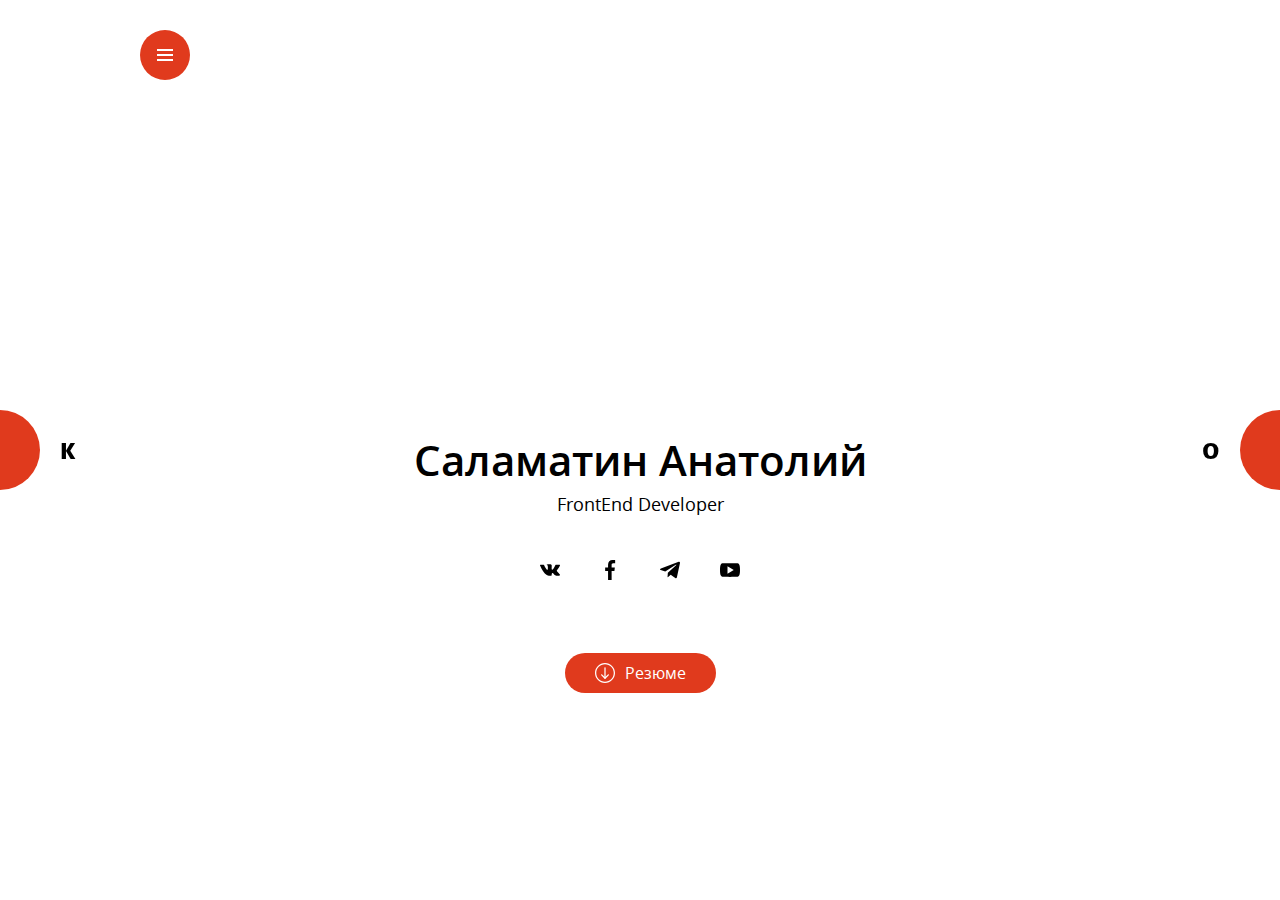
<file: index.html>
<!DOCTYPE html><html lang="ru-RU"><head><meta charset="utf-8"><title>Главная страница</title><!--[if IE]><meta http-equiv="X-UA-Compatible" content="IE = edge"><![endif]--><meta name="viewport" content="width=device-width,initial-scale=1"><meta name="keywords" content=""><link rel="stylesheet" type="text/css" href="static/css/styles.css"></head><body><div class="contacts"><div class="contacts__close"><svg class="svg-sprite-icon icon-cross contacts__close-icon"><use xlink:href="static/images/sprite/symbol/sprite.svg#cross"></use></svg></div><div class="contacts__block"><h2 class="contacts__title">Контакты</h2><form class="contacts__form form"><div class="form-group"><label class="form-group__label" for="name">Имя</label><input class="input" required id="name"></div><div class="form-group"><label class="form-group__label" for="email">E-mail</label><input class="input" required type="email" id="email"></div><div class="form-group"><label class="form-group__label" for="message">Сообщение</label><textarea class="textarea" id="message"></textarea></div><button class="btn btn--white" type="submit">Отправить</button></form></div><div class="contacts__block"><h2 class="contacts__title">Свяжитесь со мной</h2><ul class="contacts__list"><li class="contacts__item"><span class="contacts__label">E-mail</span><span class="contacts__value">counter18@yandex.ru</span></li><li class="contacts__item"><span class="contacts__label">Телефон</span><span class="contacts__value">89299368005</span></li></ul></div></div><div class="wrapper"><header><div class="container"><div class="header"><div class="sandwich" data-target-id="nav" data-target-class-toggle="is-active"><div class="sandwich__line sandwich__line--top"></div><div class="sandwich__line sandwich__line--middle"></div><div class="sandwich__line sandwich__line--bottom"></div></div><nav class="nav" id="nav"><ul class="nav__list"><li class="nav__item"><a class="nav__link" href="about.html">Обо мне</a></li><li class="nav__item"><a class="nav__link" href="experience.html">Опыт работы</a></li><li class="nav__item"><a class="nav__link" href="portfolio.html">Портфолио</a></li><li class="nav__item"><a class="nav__link" href="reviews.html">Отзывы</a></li><li class="nav__item"><a class="nav__link" href="blog.html">Блог</a></li><li class="nav__item"><a class="js-contacts-nav nav__link" href="index.html#contacts">Контакты</a></li></ul></nav></div></div></header><div class="content"><div class="page-navigation is-left is-tablet-show js-contacts"><span class="page-navigation__letter">К</span><span class="page-navigation__word">Контакты</span></div><a class="page-navigation is-right" href="about.html"><span class="page-navigation__letter">О</span><span class="page-navigation__word">Обо мне</span></a><div class="home"><div class="container"><div class="home__content"><div class="home__photo" style="background-image:url('https://picsum.photos/200/300')"></div><h1 class="home__name">Саламатин Анатолий</h1><h6 class="home__work">FrontEnd Developer</h6><ul class="socials home__socials"><li class="socials__item"><a class="socials__link" href=""><svg class="svg-sprite-icon icon-vk socials__icon"><use xlink:href="static/images/sprite/symbol/sprite.svg#vk"></use></svg></a></li><li class="socials__item"><a class="socials__link" href=""><svg class="svg-sprite-icon icon-fb socials__icon"><use xlink:href="static/images/sprite/symbol/sprite.svg#fb"></use></svg></a></li><li class="socials__item"><a class="socials__link" href=""><svg class="svg-sprite-icon icon-telegram socials__icon"><use xlink:href="static/images/sprite/symbol/sprite.svg#telegram"></use></svg></a></li><li class="socials__item"><a class="socials__link" href=""><svg class="svg-sprite-icon icon-youtube socials__icon"><use xlink:href="static/images/sprite/symbol/sprite.svg#youtube"></use></svg></a></li></ul><div class="resume"><a class="btn btn--red" href=""><svg class="svg-sprite-icon icon-download btn__icon"><use xlink:href="static/images/sprite/symbol/sprite.svg#download"></use></svg><span class="btn__text">Резюме</span></a></div></div></div></div></div></div><script src="static/js/libs.js"></script><script src="static/js/main.js"></script></body></html>
</file>
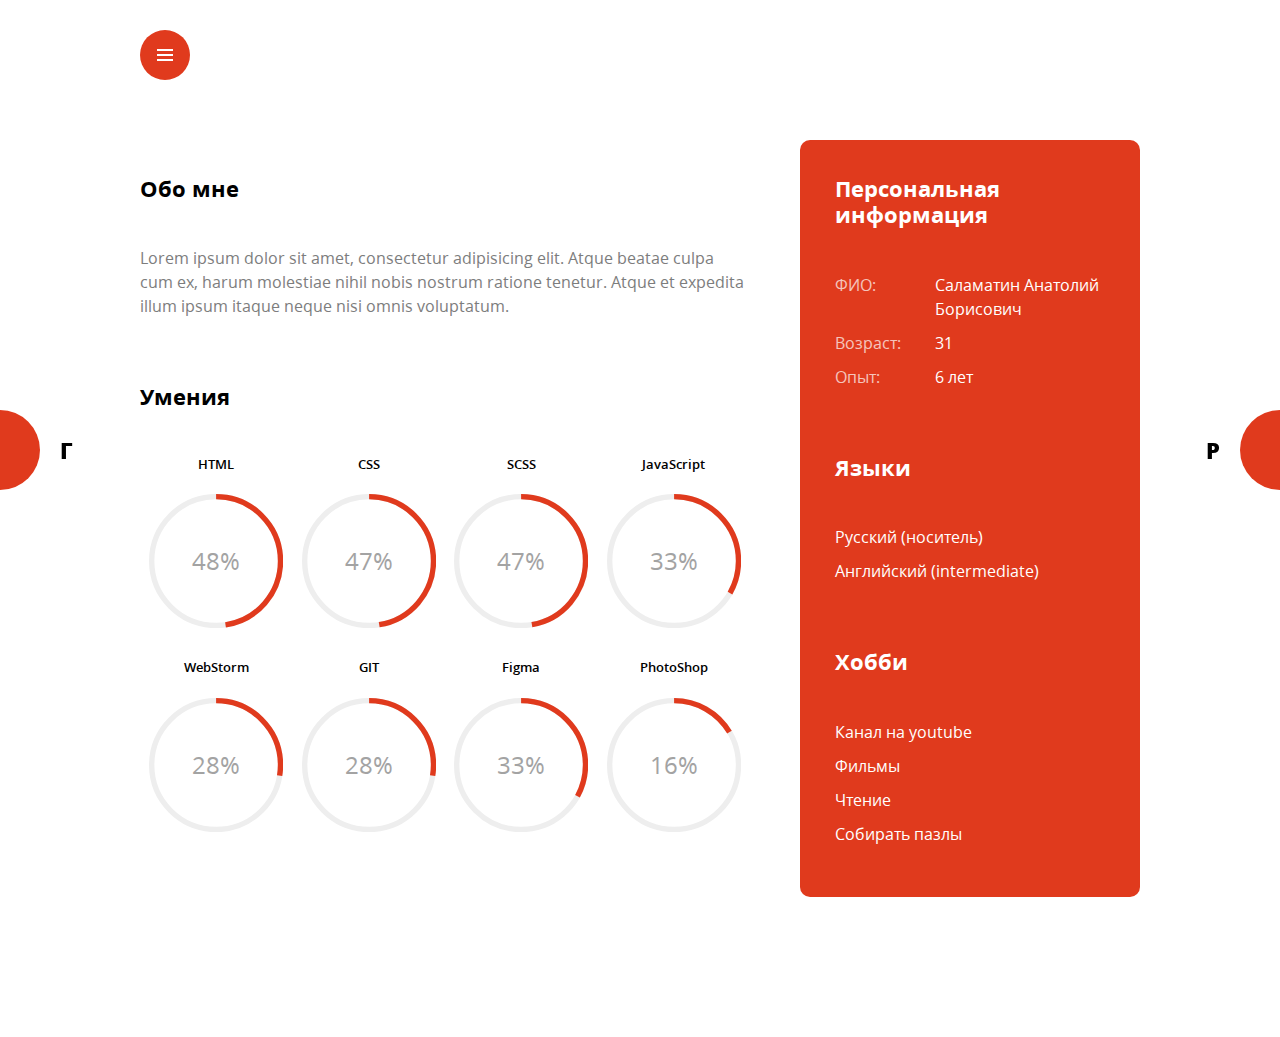
<file: about.html>
<!DOCTYPE html><html lang="ru-RU"><head><meta charset="utf-8"><title>Главная страница</title><!--[if IE]><meta http-equiv="X-UA-Compatible" content="IE = edge"><![endif]--><meta name="viewport" content="width=device-width,initial-scale=1"><meta name="keywords" content=""><link rel="stylesheet" type="text/css" href="static/css/styles.css"></head><body><div class="wrapper"><header><div class="container"><div class="header"><div class="sandwich" data-target-id="nav" data-target-class-toggle="is-active"><div class="sandwich__line sandwich__line--top"></div><div class="sandwich__line sandwich__line--middle"></div><div class="sandwich__line sandwich__line--bottom"></div></div><nav class="nav" id="nav"><ul class="nav__list"><li class="nav__item"><a class="nav__link" href="about.html">Обо мне</a></li><li class="nav__item"><a class="nav__link" href="experience.html">Опыт работы</a></li><li class="nav__item"><a class="nav__link" href="portfolio.html">Портфолио</a></li><li class="nav__item"><a class="nav__link" href="reviews.html">Отзывы</a></li><li class="nav__item"><a class="nav__link" href="blog.html">Блог</a></li><li class="nav__item"><a class="js-contacts-nav nav__link" href="index.html#contacts">Контакты</a></li></ul></nav></div></div></header><div class="content"><a class="page-navigation is-left" href="index.html"><span class="page-navigation__letter">Г</span><span class="page-navigation__word">Главная</span></a><a class="page-navigation is-right" href="experience.html"><span class="page-navigation__letter">Р</span><span class="page-navigation__word">Опыт работы</span></a><div class="about"><div class="container"><div class="about__content"><main class="about__main"><div class="about__block"><h2 class="about__title">Обо мне</h2><p>Lorem ipsum dolor sit amet, consectetur adipisicing elit. Atque beatae culpa cum ex, harum molestiae nihil nobis nostrum ratione tenetur. Atque et expedita illum ipsum itaque neque nisi omnis voluptatum.</p></div><div class="about__block"><h2 class="about__title">Умения</h2><div class="skills"><div class="skill"><span class="skill__name">HTML</span><div class="skill__round" data-skill-value="85"></div></div><div class="skill"><span class="skill__name">CSS</span><div class="skill__round" data-skill-value="85"></div></div><div class="skill"><span class="skill__name">SCSS</span><div class="skill__round" data-skill-value="85"></div></div><div class="skill"><span class="skill__name">JavaScript</span><div class="skill__round" data-skill-value="60"></div></div><div class="skill"><span class="skill__name">WebStorm</span><div class="skill__round" data-skill-value="50"></div></div><div class="skill"><span class="skill__name">GIT</span><div class="skill__round" data-skill-value="50"></div></div><div class="skill"><span class="skill__name">Figma</span><div class="skill__round" data-skill-value="60"></div></div><div class="skill"><span class="skill__name">PhotoShop</span><div class="skill__round" data-skill-value="30"></div></div></div></div></main><aside class="about__aside"><div class="about__block"><h2 class="about__title">Персональная информация</h2><ul class="about__list"><li class="about__item"><span class="about__label">ФИО:</span><span class="about__value">Саламатин Анатолий Борисович</span></li><li class="about__item"><span class="about__label">Возраст:</span><span class="about__value">31</span></li><li class="about__item"><span class="about__label">Опыт:</span><span class="about__value">6 лет</span></li></ul></div><div class="about__block"><h2 class="about__title">Языки</h2><ul class="about__list"><li class="about__item"><span class="about__value">Русский (носитель)</span></li><li class="about__item"><span class="about__value">Английский (intermediate)</span></li></ul></div><div class="about__block"><h2 class="about__title">Хобби</h2><ul class="about__list"><li class="about__item"><span class="about__value">Канал на youtube</span></li><li class="about__item"><span class="about__value">Фильмы</span></li><li class="about__item"><span class="about__value">Чтение</span></li><li class="about__item"><span class="about__value">Собирать пазлы</span></li></ul></div></aside></div></div></div></div></div><script src="static/js/libs.js"></script><script src="static/js/main.js"></script></body></html>
</file>
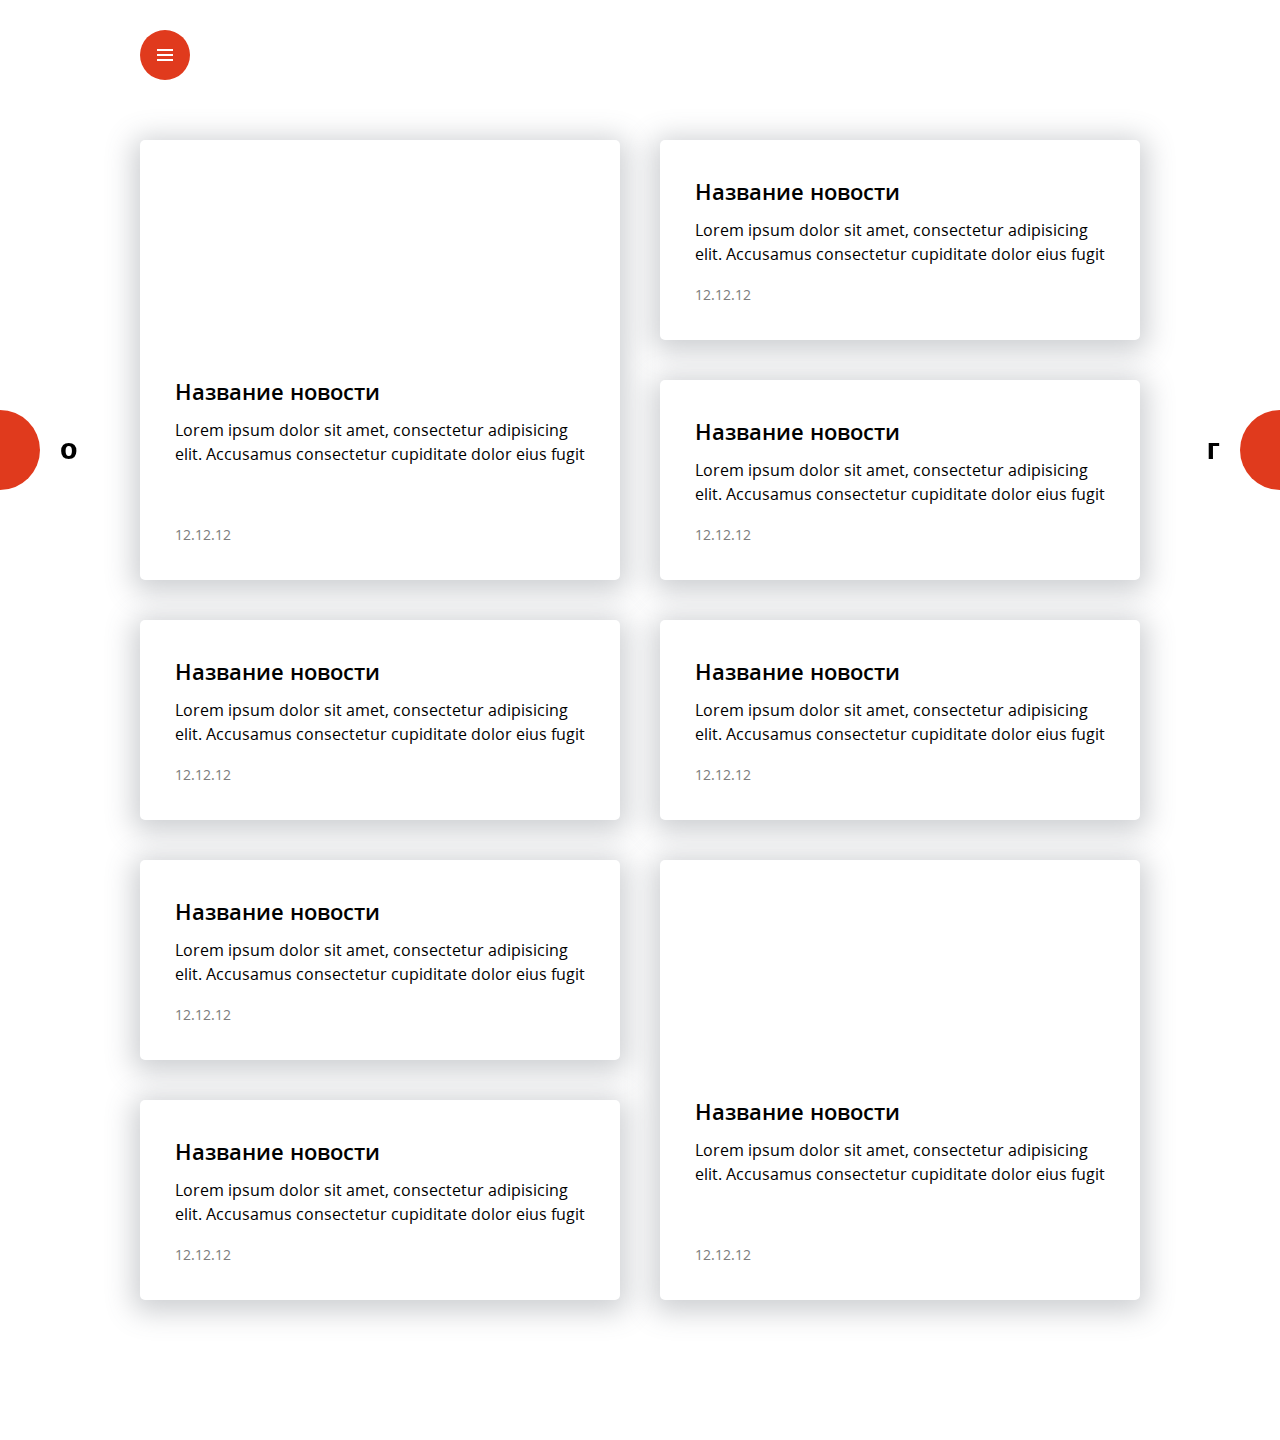
<file: blog.html>
<!DOCTYPE html><html lang="ru-RU"><head><meta charset="utf-8"><title>Главная страница</title><!--[if IE]><meta http-equiv="X-UA-Compatible" content="IE = edge"><![endif]--><meta name="viewport" content="width=device-width,initial-scale=1"><meta name="keywords" content=""><link rel="stylesheet" type="text/css" href="static/css/styles.css"></head><body><div class="wrapper"><header><div class="container"><div class="header"><div class="sandwich" data-target-id="nav" data-target-class-toggle="is-active"><div class="sandwich__line sandwich__line--top"></div><div class="sandwich__line sandwich__line--middle"></div><div class="sandwich__line sandwich__line--bottom"></div></div><nav class="nav" id="nav"><ul class="nav__list"><li class="nav__item"><a class="nav__link" href="about.html">Обо мне</a></li><li class="nav__item"><a class="nav__link" href="experience.html">Опыт работы</a></li><li class="nav__item"><a class="nav__link" href="portfolio.html">Портфолио</a></li><li class="nav__item"><a class="nav__link" href="reviews.html">Отзывы</a></li><li class="nav__item"><a class="nav__link" href="blog.html">Блог</a></li><li class="nav__item"><a class="js-contacts-nav nav__link" href="index.html#contacts">Контакты</a></li></ul></nav></div></div></header><div class="content"><a class="page-navigation is-left" href="reviews.html"><span class="page-navigation__letter">О</span><span class="page-navigation__word">Отзывы</span></a><a class="page-navigation is-right" href="index.html"><span class="page-navigation__letter">Г</span><span class="page-navigation__word">Главная</span></a><div class="blog"><div class="container"><div class="blog__content"><a class="is-big article" href=""><div class="article__photo" style="background-image: url('https://picsum.photos/480/200')"></div><div class="article__body"><span class="article__name">Название новости</span><p class="article__text">Lorem ipsum dolor sit amet, consectetur adipisicing elit. Accusamus consectetur cupiditate dolor eius fugit</p><span class="article__date">12.12.12</span></div></a><a class="article" href=""><div class="article__body"><span class="article__name">Название новости</span><p class="article__text">Lorem ipsum dolor sit amet, consectetur adipisicing elit. Accusamus consectetur cupiditate dolor eius fugit</p><span class="article__date">12.12.12</span></div></a><a class="article" href=""><div class="article__body"><span class="article__name">Название новости</span><p class="article__text">Lorem ipsum dolor sit amet, consectetur adipisicing elit. Accusamus consectetur cupiditate dolor eius fugit</p><span class="article__date">12.12.12</span></div></a><a class="article" href=""><div class="article__body"><span class="article__name">Название новости</span><p class="article__text">Lorem ipsum dolor sit amet, consectetur adipisicing elit. Accusamus consectetur cupiditate dolor eius fugit</p><span class="article__date">12.12.12</span></div></a><a class="article" href=""><div class="article__body"><span class="article__name">Название новости</span><p class="article__text">Lorem ipsum dolor sit amet, consectetur adipisicing elit. Accusamus consectetur cupiditate dolor eius fugit</p><span class="article__date">12.12.12</span></div></a><a class="article" href=""><div class="article__body"><span class="article__name">Название новости</span><p class="article__text">Lorem ipsum dolor sit amet, consectetur adipisicing elit. Accusamus consectetur cupiditate dolor eius fugit</p><span class="article__date">12.12.12</span></div></a><a class="article" href=""><div class="article__body"><span class="article__name">Название новости</span><p class="article__text">Lorem ipsum dolor sit amet, consectetur adipisicing elit. Accusamus consectetur cupiditate dolor eius fugit</p><span class="article__date">12.12.12</span></div></a><a class="is-big article" href=""><div class="article__photo" style="background-image: url('https://picsum.photos/480/200')"></div><div class="article__body"><span class="article__name">Название новости</span><p class="article__text">Lorem ipsum dolor sit amet, consectetur adipisicing elit. Accusamus consectetur cupiditate dolor eius fugit</p><span class="article__date">12.12.12</span></div></a></div></div></div></div></div><script src="static/js/libs.js"></script><script src="static/js/main.js"></script></body></html>
</file>
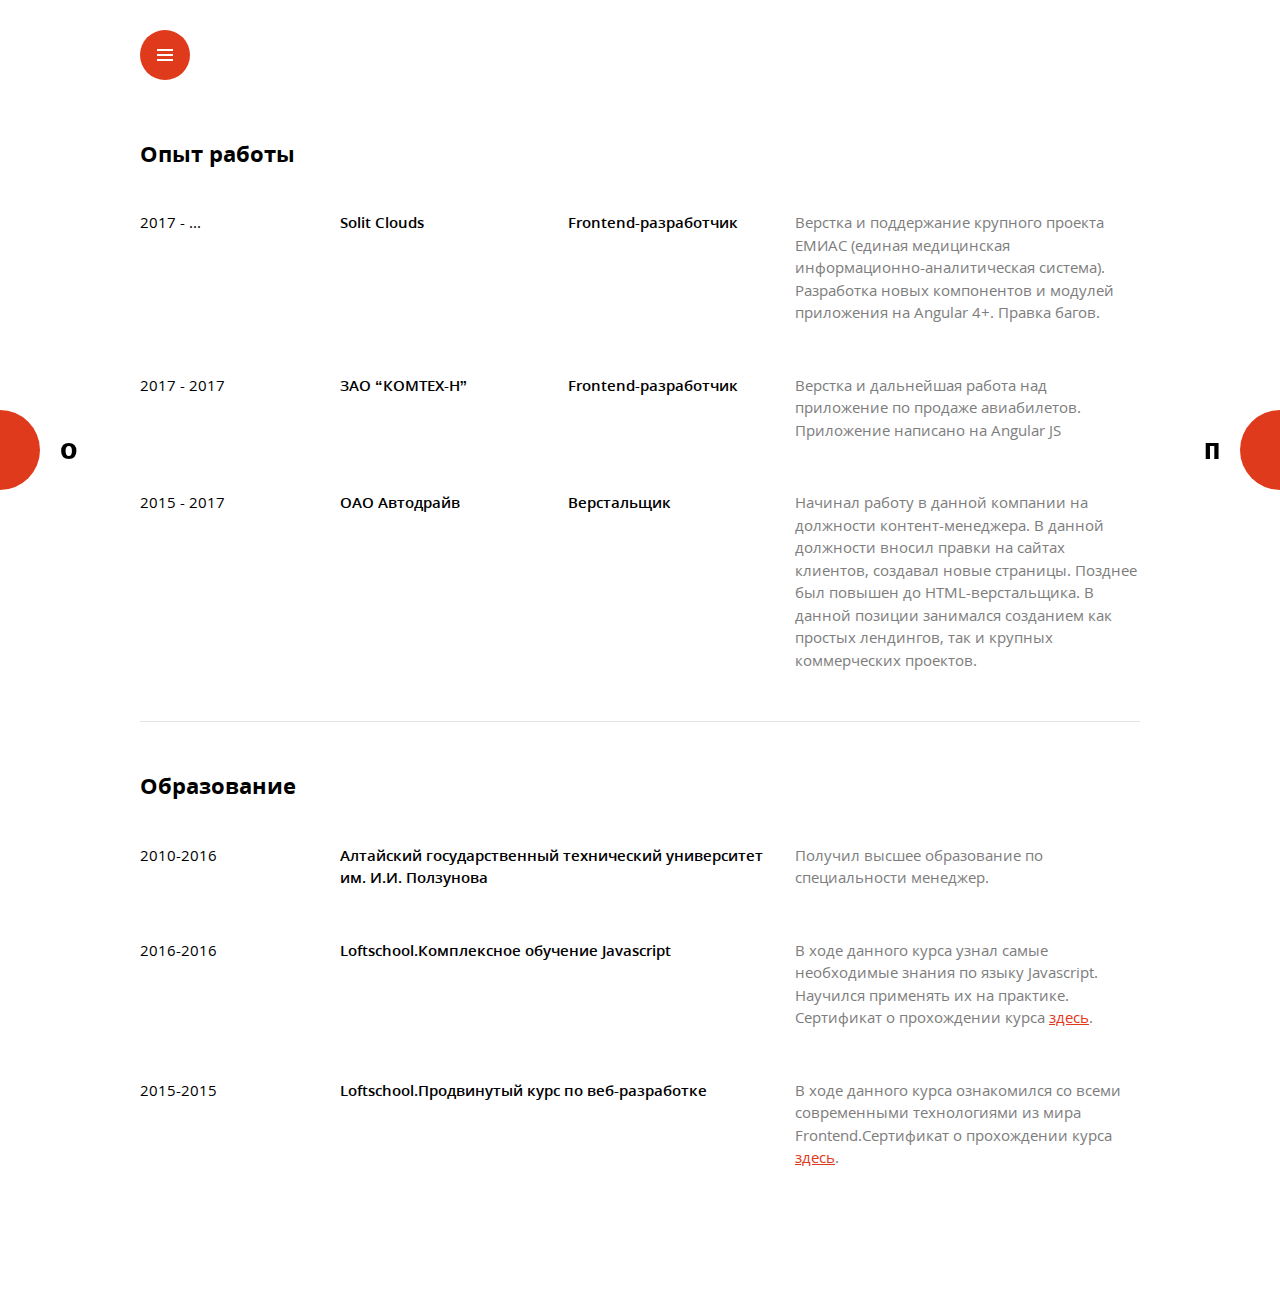
<file: experience.html>
<!DOCTYPE html><html lang="ru-RU"><head><meta charset="utf-8"><title>Главная страница</title><!--[if IE]><meta http-equiv="X-UA-Compatible" content="IE = edge"><![endif]--><meta name="viewport" content="width=device-width,initial-scale=1"><meta name="keywords" content=""><link rel="stylesheet" type="text/css" href="static/css/styles.css"></head><body><div class="wrapper"><header><div class="container"><div class="header"><div class="sandwich" data-target-id="nav" data-target-class-toggle="is-active"><div class="sandwich__line sandwich__line--top"></div><div class="sandwich__line sandwich__line--middle"></div><div class="sandwich__line sandwich__line--bottom"></div></div><nav class="nav" id="nav"><ul class="nav__list"><li class="nav__item"><a class="nav__link" href="about.html">Обо мне</a></li><li class="nav__item"><a class="nav__link" href="experience.html">Опыт работы</a></li><li class="nav__item"><a class="nav__link" href="portfolio.html">Портфолио</a></li><li class="nav__item"><a class="nav__link" href="reviews.html">Отзывы</a></li><li class="nav__item"><a class="nav__link" href="blog.html">Блог</a></li><li class="nav__item"><a class="js-contacts-nav nav__link" href="index.html#contacts">Контакты</a></li></ul></nav></div></div></header><div class="content"><a class="page-navigation is-left" href="about.html"><span class="page-navigation__letter">О</span><span class="page-navigation__word">Обо мне</span></a><a class="page-navigation is-right" href="portfolio.html"><span class="page-navigation__letter">П</span><span class="page-navigation__word">Портфолио</span></a><div class="experience"><div class="container"><div class="experience__content"><div class="experience__block"><h2>Опыт работы</h2><div class="experience__table"><div class="experience__row"><div class="experience__cell is-year"><span>2017 - ...</span></div><div class="experience__cell is-content"><div class="work"><div class="work__cell">Solit Clouds</div><div class="work__cell">Frontend-разработчик</div></div></div><div class="experience__cell is-description"><p>Верстка и поддержание крупного проекта ЕМИАС (единая медицинская информационно-аналитическая система). Разработка новых компонентов и модулей приложения на Angular 4+. Правка багов.</p></div></div><div class="experience__row"><div class="experience__cell is-year"><span>2017 - 2017</span></div><div class="experience__cell is-content"><div class="work"><div class="work__cell">ЗАО “КОМТЕХ-Н”</div><div class="work__cell">Frontend-разработчик</div></div></div><div class="experience__cell is-description"><p>Верстка и дальнейшая работа над приложение по продаже авиабилетов. Приложение написано на Angular JS</p></div></div><div class="experience__row"><div class="experience__cell is-year"><span>2015 - 2017</span></div><div class="experience__cell is-content"><div class="work"><div class="work__cell">ОАО Автодрайв</div><div class="work__cell">Верстальщик</div></div></div><div class="experience__cell is-description"><p>Начинал работу в данной компании на должности контент-менеджера. В данной должности вносил правки на сайтах клиентов, создавал новые страницы. Позднее был повышен до HTML-верстальщика. В данной позиции занимался созданием как простых лендингов, так и крупных коммерческих проектов.</p></div></div></div></div><div class="experience__block"><h2>Образование</h2><div class="experience__table"><div class="experience__row"><div class="experience__cell is-year"><span>2010-2016</span></div><div class="experience__cell is-content"><div class="study">Алтайский государственный технический университет им. И.И. Ползунова</div></div><div class="experience__cell is-description"><p>Получил высшее образование по специальности менеджер.</p></div></div><div class="experience__row"><div class="experience__cell is-year"><span>2016-2016</span></div><div class="experience__cell is-content"><div class="study">Loftschool.Комплексное обучение Javascript</div></div><div class="experience__cell is-description"><p>В ходе данного курса узнал самые необходимые знания по языку Javascript. Научился применять их на практике. Сертификат о прохождении курса <a href="https://loftschool.com/certificate/WG15204641269" target="_blank">здесь</a>.</p></div></div><div class="experience__row"><div class="experience__cell is-year"><span>2015-2015</span></div><div class="experience__cell is-content"><div class="study">Loftschool.Продвинутый курс по веб-разработке</div></div><div class="experience__cell is-description"><p>В ходе данного курса ознакомился со всеми современными технологиями из мира Frontend.Сертификат о прохождении курса <a href="https://loftschool.com/certificate/ZR43514850456" target="_blank">здесь</a>.</p></div></div></div></div></div></div></div></div></div><script src="static/js/libs.js"></script><script src="static/js/main.js"></script></body></html>
</file>
<file: static/css/styles.css>
/*! normalize.css v8.0.1 | MIT License | github.com/necolas/normalize.css */html{line-height:1.15;-webkit-text-size-adjust:100%}body{margin:0}main{display:block}h1{font-size:2em;margin:.67em 0}hr{box-sizing:content-box;height:0;overflow:visible}pre{font-family:monospace,monospace;font-size:1em}a{background-color:transparent}abbr[title]{border-bottom:none;text-decoration:underline;-webkit-text-decoration:underline dotted;text-decoration:underline dotted}b,strong{font-weight:bolder}code,kbd,samp{font-family:monospace,monospace;font-size:1em}small{font-size:80%}sub,sup{font-size:75%;line-height:0;position:relative;vertical-align:baseline}sub{bottom:-.25em}sup{top:-.5em}img{border-style:none}button,input,optgroup,select,textarea{font-family:inherit;font-size:100%;line-height:1.15;margin:0}button,input{overflow:visible}button,select{text-transform:none}[type=button],[type=reset],[type=submit],button{-webkit-appearance:button}[type=button]::-moz-focus-inner,[type=reset]::-moz-focus-inner,[type=submit]::-moz-focus-inner,button::-moz-focus-inner{border-style:none;padding:0}[type=button]:-moz-focusring,[type=reset]:-moz-focusring,[type=submit]:-moz-focusring,button:-moz-focusring{outline:1px dotted ButtonText}fieldset{padding:.35em .75em .625em}legend{box-sizing:border-box;color:inherit;display:table;max-width:100%;padding:0;white-space:normal}progress{vertical-align:baseline}textarea{overflow:auto}[type=checkbox],[type=radio]{box-sizing:border-box;padding:0}[type=number]::-webkit-inner-spin-button,[type=number]::-webkit-outer-spin-button{height:auto}[type=search]{-webkit-appearance:textfield;outline-offset:-2px}[type=search]::-webkit-search-decoration{-webkit-appearance:none}::-webkit-file-upload-button{-webkit-appearance:button;font:inherit}details{display:block}summary{display:list-item}template{display:none}[hidden]{display:none}@font-face{font-family:"Open Sans";src:url(../fonts/opensans/opensans/opensans.woff) format("woff"),url(../fonts/opensans/opensans/opensans.woff2) format("woff2"),url(../fonts/opensans/opensans/opensans.ttf) format("truetype");font-weight:400;font-style:normal}@font-face{font-family:"Open Sans";src:url(../fonts/opensans/opensanslight/opensanslight.woff) format("woff"),url(../fonts/opensans/opensanslight/opensanslight.woff2) format("woff2"),url(../fonts/opensans/opensanslight/opensanslight.ttf) format("truetype");font-weight:300;font-style:normal}@font-face{font-family:"Open Sans";src:url(../fonts/opensans/opensanssemibold/opensanssemibold.woff) format("woff"),url(../fonts/opensans/opensanssemibold/opensanssemibold.woff2) format("woff2"),url(../fonts/opensans/opensanssemibold/opensanssemibold.ttf) format("truetype");font-weight:600;font-style:normal}@font-face{font-family:"Open Sans";src:url(../fonts/opensans/opensansbold/opensansbold.woff) format("woff"),url(../fonts/opensans/opensansbold/opensansbold.woff2) format("woff2"),url(../fonts/opensans/opensansbold/opensansbold.ttf) format("truetype");font-weight:700;font-style:normal}@font-face{font-family:"Open Sans";src:url(../fonts/opensans/opensansextrabold/opensansextrabold.woff) format("woff"),url(../fonts/opensans/opensansextrabold/opensansextrabold.woff2) format("woff2"),url(../fonts/opensans/opensansextrabold/opensansextrabold.ttf) format("truetype");font-weight:800;font-style:normal}html{font-family:'Open Sans',Arial,serif;font-size:16px;height:100%}body{height:100%;scroll-behavior:smooth;text-rendering:optimizeSpeed;line-height:1.5}*,::after,::before{box-sizing:border-box}body,h1,h2,h3,h4,h5,h6,ol,p,ul{margin:0;padding:0;font-weight:400}ol,ul{list-style:none}img{max-width:100%;display:block}button,input,select,textarea{font:inherit}audio,canvas,iframe,img,svg,textarea,video{vertical-align:middle}textarea{resize:none}section{position:relative}button,input,select{outline:0}.wrapper{display:flex;flex-direction:column;height:100%;position:relative;transition:all linear .3s;left:0}.wrapper.is-contacts-show{left:460px}.content{padding:140px 0;flex:1 0 auto}@media screen and (max-width:768px){.content{padding:100px 0}}.container{margin:0 auto;max-width:1000px;width:100%}@media screen and (max-width:1240px){.container{max-width:900px;padding:0 10px}}@media screen and (min-width:1024px){.about__content{display:flex}}.about__block:not(:last-child){margin-bottom:65px}.about__main{flex:1;padding:35px 0}@media screen and (min-width:1024px){.about__main{margin-right:50px}}.about__item{display:flex}.about__item:not(:last-child){margin-bottom:10px}.about__label{flex-shrink:0;opacity:.7;padding-right:10px;width:100px}.about__value{flex:1}.about__aside{background-color:#e03a1d;border-radius:10px;color:#fff;flex-shrink:0;padding:35px;width:340px}@media screen and (max-width:1024px){.about__aside{width:100%}}.blog__content{margin-bottom:-40px}.article{background-color:#fff;border-radius:5px;box-shadow:0 5px 28px 7px rgba(88,96,107,.3);color:#000;display:flex;flex-direction:column;height:200px;margin-bottom:40px;text-decoration:none;transition:all linear .2s}@media screen and (min-width:1024px){.article{width:calc(50% - 20px)}}@media screen and (max-width:767px){.article{margin-bottom:20px}}.article:hover{background-color:rgba(0,0,0,.6);color:#fff}.article:hover .article__date,.article:hover .article__text{color:#fff}.article.is-big{height:440px}.article__body{display:flex;flex:1;flex-direction:column;padding:35px}@media screen and (max-width:767px){.article__body{padding:15px}}.article__photo{background-repeat:no-repeat;background-size:cover;background-position:center;flex-shrink:0;height:200px}.article__name{display:block;font-size:22px;font-weight:600;margin-bottom:10px}.article__text{color:#000;margin-bottom:15px;transition:all linear .2s}.article__date{font-size:14px;color:#7d7d7d;margin-top:auto;transition:all linear .2s}.btn{align-items:center;cursor:pointer;border-radius:20px;border:0;display:flex;justify-content:center;height:40px;line-height:40px;padding:0 30px;text-decoration:none;transition:all linear .3s}.btn>:not(:last-child){margin-right:10px}.btn:hover{box-shadow:0 0 11px #000}.btn__icon{width:20px;height:20px}.btn.btn--white{background-color:#fff}.btn.btn--red{background-color:#e03a1d;color:#fff}.btn.btn--red .btn__icon{fill:#fff}.clients{display:flex;flex-wrap:wrap;justify-content:center;margin-bottom:-45px}.client{align-items:center;display:flex;justify-content:center;margin:0 25px 40px;width:150px}.client__logo{max-width:100%}.contacts{background-color:#e03a1d;bottom:0;color:#fff;left:-400px;overflow:auto;padding:50px 70px;position:absolute;top:0;transition:all linear .3s;width:400px;z-index:10}@media screen and (max-width:450px){.contacts{left:-100%;padding:50px 20px;width:100%}}.contacts__close{width:40px;height:40px;align-items:center;background-color:#11e5c0;border-radius:50%;cursor:pointer;display:flex;justify-content:center;position:absolute;right:15px;top:15px}.contacts__close-icon{width:15px;height:15px;fill:#fff}.contacts__block:not(:last-child){margin-bottom:80px}@media screen and (max-width:767px){.contacts__block:not(:last-child){margin-bottom:40px}}.contacts__title{font-size:25px;margin-bottom:30px}@media screen and (max-width:767px){.contacts__title{margin-bottom:20px}}.contacts__item{display:flex;font-size:14px}.contacts__item:not(:last-child){margin-bottom:15px}.contacts__label{flex-shrink:0;opacity:.8;width:100px}.contacts.is-show{left:0}.experience__block:not(:last-child){border-bottom:1px solid rgba(0,0,0,.1);margin-bottom:50px;padding-bottom:50px}@media screen and (min-width:900px){.experience__row{display:flex}}.experience__row:not(:last-child){margin-bottom:50px}@media screen and (max-width:768px){.experience__row:not(:last-child){margin-bottom:30px}}.experience__cell{font-size:15px}.experience__cell:not(:last-child){padding-right:10px}.experience__cell.is-content{flex:1}.experience__cell.is-year{flex-shrink:0;width:200px}@media screen and (min-width:900px){.experience__cell.is-year{width:200px}}.experience__cell.is-description{flex-shrink:0}@media screen and (min-width:900px){.experience__cell.is-description{width:345px}}.experience__cell.is-description a{color:#e03a1d}.work{font-weight:600}@media screen and (min-width:900px){.work{display:flex}}.work__cell{flex:1}.work__cell:not(:last-child){padding-right:10px}.study{font-weight:600}footer{flex:0 0 auto}.form-group{display:flex;flex-direction:column;margin-bottom:15px}header{flex:0 0 auto;left:0;padding-top:30px;position:absolute;right:0;top:0;z-index:9}@media screen and (max-width:767px){header{padding-top:10px}}.header{align-items:center;display:flex;max-width:1000px}.home{min-height:100vh;margin:-140px 0}.home .container{min-height:100vh}.home__content{align-items:center;display:flex;flex-direction:column;justify-content:center;min-height:100vh}@media screen and (max-width:1240px){.home__content{padding-top:100px}}@media screen and (max-width:767px){.home__content{padding-top:70px}}.home__photo{width:160px;height:160px;background-repeat:no-repeat;background-size:cover;background-position:center;border-radius:50%;margin-bottom:60px;overflow:hidden}@media screen and (max-width:767px){.home__photo{width:120px;height:120px;margin-bottom:20px}}@media screen and (max-width:767px){.home__name{line-height:1.3;text-align:center}}.home__work{margin-bottom:30px}@media screen and (max-width:767px){.home__work{margin-bottom:15px}}.home__socials.socials{margin-bottom:60px}@media screen and (max-width:767px){.home__socials.socials{margin-bottom:20px}}.input{background-color:transparent;border:none;border-bottom:1px solid #fff;box-shadow:none;color:#fff;height:40px;line-height:38px;width:100%}.nav{margin-left:50px;opacity:0;padding:0 30px;position:relative;pointer-events:none}@media screen and (max-width:767px){.nav{align-items:center;background-color:rgba(0,0,0,.8);bottom:0;display:flex;justify-content:center;left:0;margin-left:0;overflow:auto;position:fixed;right:0;text-align:center;top:0;z-index:15}}@media screen and (min-width:768px){.nav:before{content:'';background-color:#e03a1d;border-radius:40px;bottom:0;left:0;top:0;position:absolute;transition:all linear .5s;width:0;z-index:-1}}.nav.is-active{opacity:1;pointer-events:initial}.nav.is-active:before{width:100%}@media screen and (min-width:768px){.nav__list{align-items:center;display:flex}}.nav__link{color:#fff;display:block;line-height:30px;padding:10px;text-decoration:none;height:50px}.nav__link:hover{background-color:#ff1800}.page-navigation{cursor:pointer;font-size:22px;font-weight:800;height:80px;margin-top:-40px;position:fixed;top:50%;z-index:5}@media screen and (max-width:1240px){.page-navigation{display:none}}.page-navigation::before{content:'';background-color:#e03a1d;border-radius:40px;display:block;height:80px;position:absolute;transition:all linear .2s;width:120px}.page-navigation:hover .page-navigation__letter{opacity:0}.page-navigation:hover .page-navigation__word{opacity:1}@media screen and (min-width:768px){.page-navigation.is-tablet-show{display:block}}.page-navigation__letter,.page-navigation__word{position:absolute;top:50%;transform:translateY(-50%);transition:opacity linear .3s;white-space:nowrap}.page-navigation__word{background-color:#fff;color:#e03a1d;line-height:80px;opacity:0}.page-navigation__letter{color:#000;opacity:1}.page-navigation.is-left{left:0}.page-navigation.is-left .page-navigation__letter{left:60px}.page-navigation.is-left .page-navigation__word{border-radius:0 30px 30px 0;left:0;padding-left:100px;padding-right:30px}.page-navigation.is-left::before{left:-80px}.page-navigation.is-left:hover::before{left:-40px}.page-navigation.is-right{right:0}.page-navigation.is-right .page-navigation__letter{right:60px}.page-navigation.is-right .page-navigation__word{border-radius:30px 0 0 30px;right:0;padding-right:100px;padding-left:30px}.page-navigation.is-right::before{right:-80px}.page-navigation.is-right:hover::before{right:-40px}.portfolio-prev{background-repeat:no-repeat;background-size:cover;background-position:center;border-radius:3px;cursor:pointer;display:block;height:160px;margin-bottom:15px;position:relative;width:100%}@media screen and (min-width:400px){.portfolio-prev{margin:20px;width:160px}}@media screen and (min-width:1240px){.portfolio-prev:hover .portfolio-prev__content{opacity:1}}.portfolio-prev__content{background-color:rgba(224,58,29,.8);border-radius:3px;bottom:0;box-shadow:0 15px 36px 4px #ff1800;color:#fff;left:0;opacity:0;padding:10px;position:absolute;right:0;transition:all linear .3s;top:0;z-index:1}.modal__overlay{align-items:center;background:rgba(0,0,0,.8);bottom:0;display:flex;justify-content:center;left:0;outline:0;position:fixed;right:0;top:0;z-index:10}.modal__container{background-color:#fff;border-radius:5px;padding:30px;margin:0 20px;max-width:1100px;max-height:90vh;overflow-y:auto}@media screen and (max-width:1240px){.modal__container{margin:0 20px;padding:30px 10px}}.modal__close{width:40px;height:40px;align-items:center;background-color:#e03a1d;border-radius:50%;cursor:pointer;display:flex;justify-content:center;outline:0;position:fixed;right:200px;top:30px;z-index:10}@media screen and (max-width:1240px){.modal__close{right:10px}}.modal__close:after,.modal__close:before{content:'';background-color:#fff;height:2px;margin-top:-1px;position:absolute;top:50%;width:18px}.modal__close:after{transform:rotate(-45deg)}.modal__close:before{transform:rotate(45deg)}@-webkit-keyframes mmfadeIn{from{opacity:0}to{opacity:1}}@keyframes mmfadeIn{from{opacity:0}to{opacity:1}}@-webkit-keyframes mmfadeOut{from{opacity:1}to{opacity:0}}@keyframes mmfadeOut{from{opacity:1}to{opacity:0}}@-webkit-keyframes mmslideIn{from{transform:translateY(15%)}to{transform:translateY(0)}}@keyframes mmslideIn{from{transform:translateY(15%)}to{transform:translateY(0)}}@-webkit-keyframes mmslideOut{from{transform:translateY(0)}to{transform:translateY(-10%)}}@keyframes mmslideOut{from{transform:translateY(0)}to{transform:translateY(-10%)}}.micromodal-slide{display:none}.micromodal-slide .modal__container,.micromodal-slide .modal__overlay{will-change:transform}.micromodal-slide.is-open{display:block}.micromodal-slide[aria-hidden=false] .modal__overlay{-webkit-animation:mmfadeIn .3s cubic-bezier(0,0,.2,1);animation:mmfadeIn .3s cubic-bezier(0,0,.2,1)}.micromodal-slide[aria-hidden=false] .modal__container{-webkit-animation:mmslideIn .3s cubic-bezier(0,0,.2,1);animation:mmslideIn .3s cubic-bezier(0,0,.2,1)}.micromodal-slide[aria-hidden=true] .modal__overlay{-webkit-animation:mmfadeOut .3s cubic-bezier(0,0,.2,1);animation:mmfadeOut .3s cubic-bezier(0,0,.2,1)}.micromodal-slide[aria-hidden=true] .modal__container{-webkit-animation:mmslideOut .3s cubic-bezier(0,0,.2,1);animation:mmslideOut .3s cubic-bezier(0,0,.2,1)}.portfolio__content{display:flex;justify-content:center;flex-wrap:wrap}@media screen and (min-width:400px){.portfolio__content{margin:-20px}}.portfolio-info{display:flex;font-size:15px}@media screen and (max-width:1023px){.portfolio-info{flex-direction:column}}.portfolio-info__images{flex-shrink:0;margin-right:20px;width:500px}@media screen and (max-width:1023px){.portfolio-info__images{order:2;width:100%}}.portfolio-info__image{max-width:100%}.portfolio-info__image:not(:last-child){margin-bottom:20px}@media screen and (max-width:1023px){.portfolio-info__content{margin-bottom:30px;order:1}}.portfolio-list{margin-bottom:30px}.portfolio-list__item{display:flex;font-size:14px}.portfolio-list__item:not(:last-child){margin-bottom:10px}.portfolio-list__label{flex-shrink:0;width:130px}.portfolio-list__value.is-work{color:#11e5c0}.portfolio-list__value.is-close{color:#e03a1d}.portfolio-list__link{color:#e03a1d;text-decoration:none}.reviews__table{margin-bottom:70px}@media screen and (min-width:768px){.reviews__row{display:flex}}.reviews__row:not(:last-child){margin-bottom:60px}@media screen and (max-width:767px){.reviews__row:not(:last-child){margin-bottom:30px}}.reviews__cell:not(:last-child){padding-right:10px}.reviews__cell.is-photo{flex-shrink:0;width:100px}.reviews__cell.is-author{display:flex;flex-direction:column;flex-shrink:0;width:200px}.reviews__cell.is-text{flex:1;font-size:15px}.review__photo{border-radius:5px}.review__name{font-weight:600}.review__company{color:#a3a3a3;font-size:14px}.sandwich{background-color:#e03a1d;border-radius:50%;cursor:pointer;flex-shrink:0;height:50px;position:relative;width:50px;z-index:5}.sandwich__line{background-color:#fff;display:block;height:2px;left:50%;margin-left:-8px;position:absolute;transition:all linear .4s;width:16px}.sandwich__line--top{top:19px}.sandwich__line--middle{top:24px}.sandwich__line--bottom{top:29px}.sandwich.is-active .sandwich__line--top{top:24px;transform:rotate(45deg)}.sandwich.is-active .sandwich__line--middle{opacity:0}.sandwich.is-active .sandwich__line--bottom{top:24px;transform:rotate(-45deg)}.skills{display:flex;flex-wrap:wrap}.skill{display:flex;flex-direction:column;justify-content:center;text-align:center}@media screen and (min-width:320px){.skill{flex:0 0 47%;margin:0 1.5% 30px}}@media screen and (min-width:500px){.skill{flex:0 0 30%;margin:0 1.5% 30px}}@media screen and (min-width:768px){.skill{flex:0 0 22%;margin:0 1.5% 30px}}.skill__name{font-size:13px;font-weight:600;margin-bottom:20px}.socials{align-items:center;display:flex}.socials__item:not(:last-child){margin-right:15px}.socials__link{align-items:center;background-color:#fff;border-radius:50%;display:flex;justify-content:center;height:45px;width:45px}.socials__link:hover .socials__icon{fill:#e03a1d}.socials__icon{height:20px;fill:#000;transition:fill linear .3s;width:20px}.textarea{background-color:transparent;border:none;border-bottom:1px solid #fff;box-shadow:none;color:#fff;line-height:38px;outline:0;width:100%}h1{font-size:42px;font-weight:600}@media screen and (max-width:767px){h1{font-size:30px}}h2{font-size:22px;font-weight:700;line-height:1.2;margin-bottom:45px}h6{font-size:18px}p{color:#7d7d7d}p+p{margin-top:15px}
</file>
